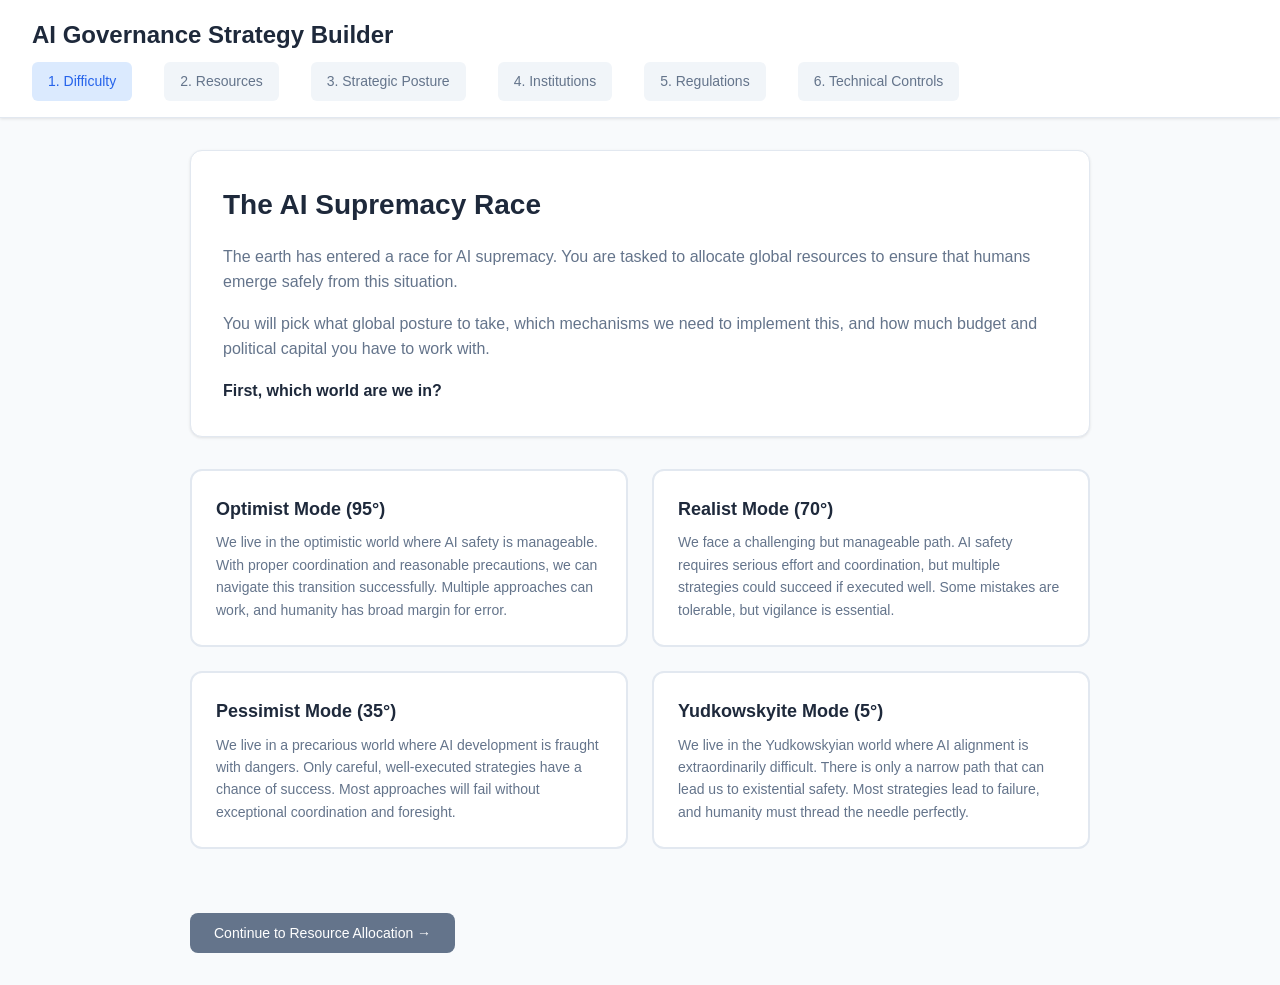
<file: index.html>
<!doctype html>
<html lang="en">
<head>
  <meta charset="utf-8">
  <meta name="viewport" content="width=device-width, initial-scale=1">
  <title>AI Governance Strategy Builder</title>
  <link rel="stylesheet" href="src/styles.css?v=4">
</head>
<body>

<header>
  <div class="brand">
    <h1>AI Governance Strategy Builder</h1>
    <div class="progress-bar">
      <div class="progress-step active" data-step="1">1. Difficulty</div>
      <div class="progress-step" data-step="2">2. Resources</div>
      <div class="progress-step" data-step="3">3. Strategic Posture</div>
      <div class="progress-step" data-step="4">4. Institutions</div>
      <div class="progress-step" data-step="5">5. Regulations</div>
      <div class="progress-step" data-step="6">6. Technical Controls</div>
    </div>
  </div>
</header>

<main id="app">

  <!-- PAGE 1: Difficulty Selection -->
  <section id="page1" class="page active">
    <div class="page-content">
      <div class="narrative">
        <h2>The AI Supremacy Race</h2>
        <p>The earth has entered a race for AI supremacy. You are tasked to allocate global resources to ensure that humans emerge safely from this situation.</p>
        <p>You will pick what global posture to take, which mechanisms we need to implement this, and how much budget and political capital you have to work with.</p>
        <p><strong>First, which world are we in?</strong></p>
      </div>

      <div class="options-grid" id="difficulty-grid">
        <!-- Difficulty options will be populated by JavaScript -->
      </div>

      <div class="page-actions">
        <button id="next-to-page2" class="btn-primary" disabled>Continue to Resource Allocation →</button>
      </div>
    </div>
  </section>

  <!-- PAGE 2: Resource/Budget Selection -->
  <section id="page2" class="page">
    <div class="page-content">
      <div class="narrative">
        <h2>Mobilizing Global Resources</h2>
        <p>The stakes couldn't be higher. World leaders have acknowledged the existential importance of getting AI governance right, but the political reality is complex.</p>
        <p>Your governments have rallied together, but the level of commitment varies dramatically based on public awareness, political will, and competing priorities like climate change, economic inequality, and geopolitical tensions.</p>
        <p><strong>How much support have you secured for this critical mission?</strong></p>
      </div>

      <div class="options-grid" id="resources-grid">
        <!-- Resource options will be populated by JavaScript -->
      </div>

      <div class="page-actions">
        <button id="back-to-page1" class="btn-secondary">← Back to Difficulty</button>
        <button id="next-to-page3" class="btn-primary" disabled>Continue to Strategy Selection →</button>
      </div>
    </div>
  </section>

  <!-- PAGE 3: Strategic Postures -->
  <section id="page3" class="page">
    <div class="page-content">
      <div class="narrative">
        <h2>Choose Your Strategic Approach</h2>
        <p>The world stands at a crossroads in AI development. How humanity navigates the transition to artificial general intelligence will determine our future survival and flourishing.</p>
        <p>As the architect of global AI governance strategy, you must first choose the fundamental approach that will guide all other decisions.</p>
        <p><strong>Select the strategic posture that best represents your vision for managing AI risks:</strong></p>
      </div>

      <div class="options-grid" id="postures-grid">
        <!-- Options will be populated by JavaScript -->
      </div>

      <div class="page-actions">
        <button id="back-to-page2" class="btn-secondary">← Back to Resources</button>
        <button id="next-to-page4" class="btn-primary" disabled>Continue to Institutional Design →</button>
      </div>
    </div>
  </section>

  <!-- PAGE 4: Institutional Architectures -->
  <section id="page4" class="page">
    <div class="page-content">
      <div class="narrative">
        <h2>Design Institutional Architecture</h2>
        <p>With your strategic approach defined, you must now build the institutional framework to implement it.</p>
        <p>These organizations, governance bodies, and coordination mechanisms will be the backbone of your AI safety system.</p>
        <p><strong>Select the institutional architectures you want to establish:</strong></p>
      </div>

      <div class="budget-display"></div>

      <div class="options-grid" id="institutions-grid">
        <!-- Options will be populated by JavaScript -->
      </div>

      <div class="page-actions">
        <button id="back-to-page3" class="btn-secondary">← Back to Strategic Posture</button>
        <button id="next-to-page5" class="btn-primary">Continue to Legal Framework →</button>
      </div>
    </div>
  </section>

  <!-- PAGE 5: Regulatory/Legal Mechanisms -->
  <section id="page5" class="page">
    <div class="page-content">
      <div class="narrative">
        <h2>Establish Legal & Regulatory Framework</h2>
        <p>Your institutions need teeth. Legal mechanisms, compliance frameworks, and regulatory tools will enforce your governance vision.</p>
        <p>These are the rules of the game that will shape how AI systems are developed, deployed, and monitored.</p>
        <p><strong>Select the regulatory and legal mechanisms you want to implement:</strong></p>
      </div>

      <div class="budget-display"></div>

      <div class="options-grid" id="mechanisms-grid">
        <!-- Options will be populated by JavaScript -->
      </div>

      <div class="page-actions">
        <button id="back-to-page4" class="btn-secondary">← Back to Institutions</button>
        <button id="next-to-page6" class="btn-primary">Continue to Technical Controls →</button>
      </div>
    </div>
  </section>

  <!-- PAGE 6: Technical & Infrastructural Controls -->
  <section id="page6" class="page">
    <div class="page-content">
      <div class="narrative">
        <h2>Implement Technical Safeguards</h2>
        <p>Finally, you need technical controls that can directly monitor, limit, and manage AI systems at the computational level.</p>
        <p>These tools will provide the technical enforcement mechanisms for your governance strategy.</p>
        <p><strong>Select the technical and infrastructural controls you want to deploy:</strong></p>
      </div>

      <div class="budget-display"></div>

      <div class="options-grid" id="controls-grid">
        <!-- Options will be populated by JavaScript -->
      </div>

      <div class="page-actions">
        <button id="back-to-page5" class="btn-secondary">← Back to Legal Framework</button>
        <button id="complete-strategy" class="btn-primary">Complete Strategy & View Results →</button>
      </div>
    </div>
  </section>

  <!-- RESULTS PAGE -->
  <section id="results-page" class="page">
    <div class="page-content">
      <h2>Your AI Governance Strategy</h2>
      <div id="strategy-summary">
        <!-- Strategy summary will be populated by JavaScript -->
      </div>
      <div id="outcome-section">
        <!-- Outcome evaluation will be populated by JavaScript -->
      </div>
      <div class="page-actions">
        <button id="start-over" class="btn-primary">Create New Strategy</button>
      </div>
    </div>
  </section>

</main>

<script src="src/app.js?v=14"></script>

</body>
</html>
</file>
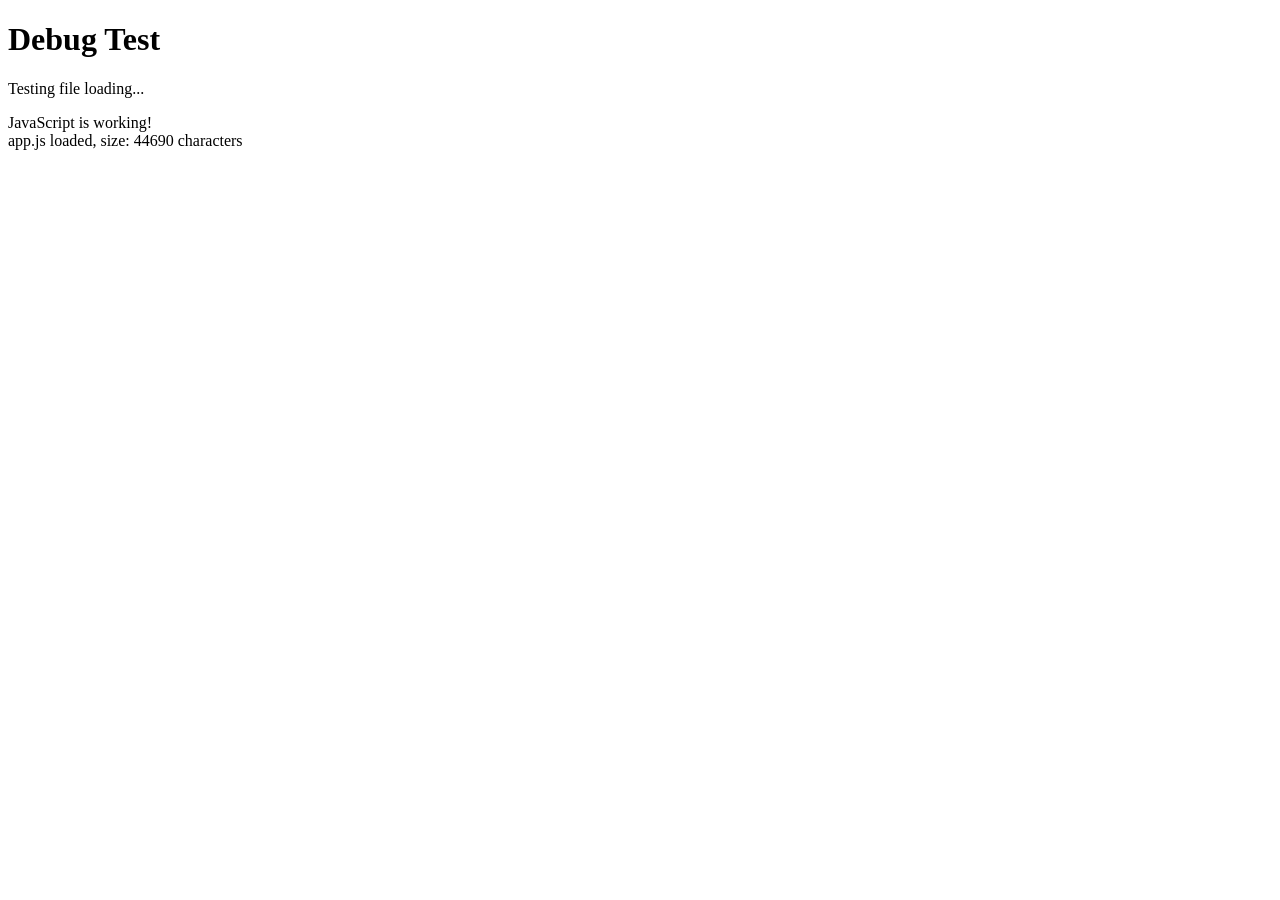
<file: debug.html>
<!DOCTYPE html>
<html>
<head>
    <title>Debug Test</title>
</head>
<body>
    <h1>Debug Test</h1>
    <p>Testing file loading...</p>
    <div id="test-output"></div>
    
    <script>
        console.log('Debug script loaded');
        document.getElementById('test-output').innerHTML = 'JavaScript is working!';
        
        // Test if we can access the main app.js functions
        fetch('src/app.js')
            .then(response => response.text())
            .then(data => {
                console.log('app.js size:', data.length);
                document.getElementById('test-output').innerHTML += '<br>app.js loaded, size: ' + data.length + ' characters';
            })
            .catch(error => {
                console.error('Error loading app.js:', error);
                document.getElementById('test-output').innerHTML += '<br>Error loading app.js: ' + error;
            });
    </script>
</body>
</html>
</file>
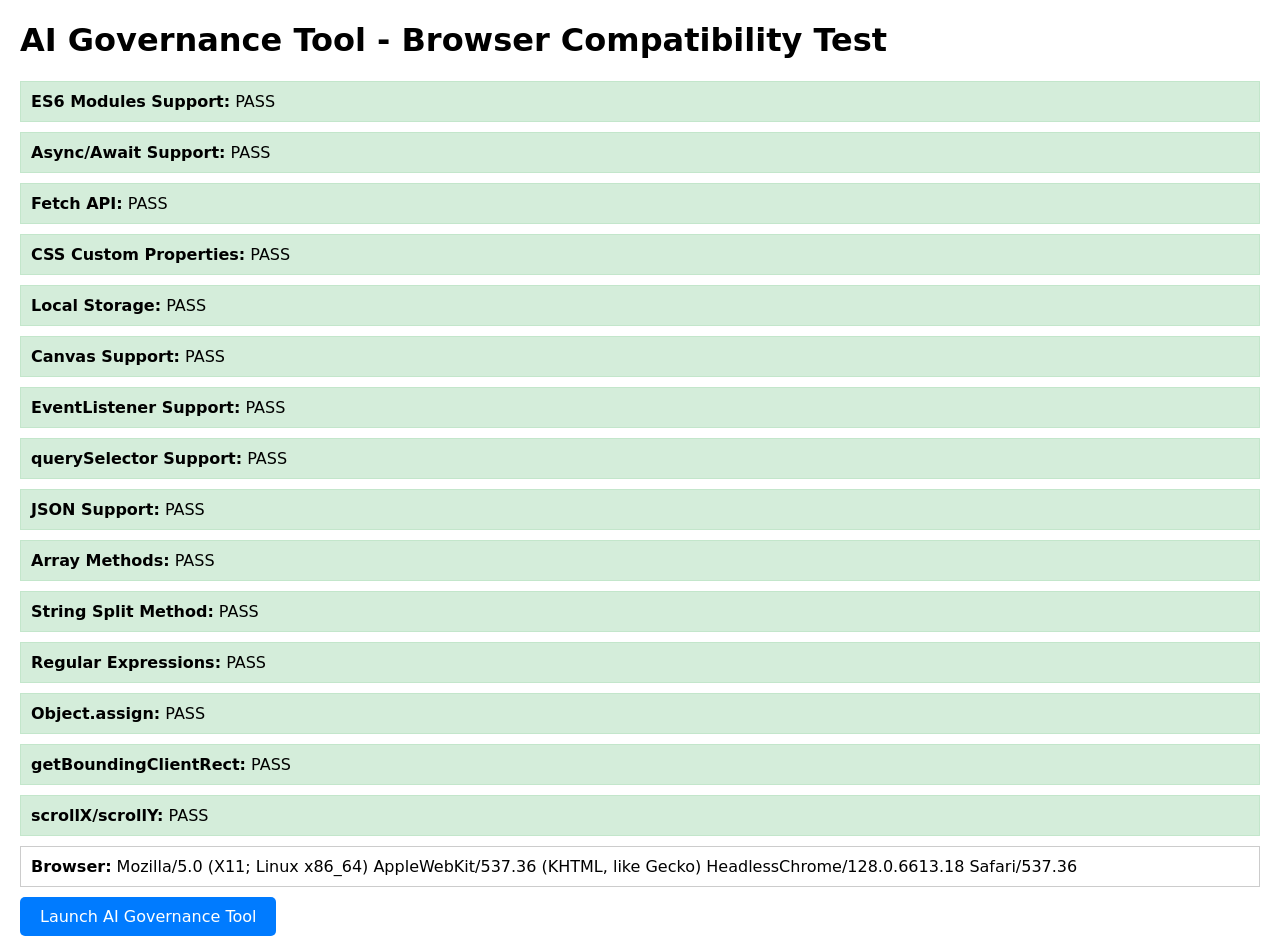
<file: test-browser.html>
<!DOCTYPE html>
<html lang="en">
<head>
    <meta charset="utf-8">
    <meta name="viewport" content="width=device-width, initial-scale=1">
    <title>Browser Compatibility Test</title>
    <style>
        body { font-family: system-ui, sans-serif; margin: 20px; }
        .test { margin: 10px 0; padding: 10px; border: 1px solid #ccc; }
        .pass { background: #d4edda; border-color: #c3e6cb; }
        .fail { background: #f8d7da; border-color: #f5c6cb; }
    </style>
</head>
<body>
    <h1>AI Governance Tool - Browser Compatibility Test</h1>
    <div id="results"></div>
    
    <script>
        const results = document.getElementById('results');
        
        function test(name, condition) {
            const div = document.createElement('div');
            div.className = `test ${condition ? 'pass' : 'fail'}`;
            div.innerHTML = `<strong>${name}:</strong> ${condition ? 'PASS' : 'FAIL'}`;
            results.appendChild(div);
        }
        
        // Test modern JavaScript features
        test('ES6 Modules Support', typeof Symbol !== 'undefined');
        test('Async/Await Support', typeof (async function(){}) === 'function');
        test('Fetch API', typeof fetch !== 'undefined');
        test('CSS Custom Properties', CSS && CSS.supports && CSS.supports('color', 'var(--test)'));
        test('Local Storage', typeof localStorage !== 'undefined');
        test('Canvas Support', !!document.createElement('canvas').getContext);
        test('EventListener Support', typeof addEventListener !== 'undefined');
        test('querySelector Support', typeof document.querySelector !== 'undefined');
        test('JSON Support', typeof JSON !== 'undefined');
        test('Array Methods', Array.prototype.forEach && Array.prototype.map);
        
        // Test CSV parsing requirements
        test('String Split Method', typeof ''.split === 'function');
        test('Regular Expressions', typeof RegExp !== 'undefined');
        test('Object.assign', typeof Object.assign === 'function');
        
        // Test tooltip positioning requirements
        test('getBoundingClientRect', typeof Element.prototype.getBoundingClientRect === 'function');
        test('scrollX/scrollY', typeof window.scrollX !== 'undefined');
        
        const div = document.createElement('div');
        div.className = 'test';
        div.innerHTML = '<strong>Browser:</strong> ' + navigator.userAgent;
        results.appendChild(div);
        
        // Add link to main application
        const linkDiv = document.createElement('div');
        linkDiv.style.marginTop = '20px';
        linkDiv.innerHTML = '<a href="index.html" style="background: #007bff; color: white; padding: 10px 20px; text-decoration: none; border-radius: 5px;">Launch AI Governance Tool</a>';
        results.appendChild(linkDiv);
    </script>
</body>
</html>
</file>
<file: src/styles.css>
/* AI Governance Strategy Builder - Clean 4-Page Design */

:root {
  --primary-color: #2563eb;
  --secondary-color: #64748b;
  --success-color: #10b981;
  --warning-color: #f59e0b;
  --danger-color: #ef4444;
  --bg-color: #f8fafc;
  --card-bg: #ffffff;
  --text-color: #1e293b;
  --text-muted: #64748b;
  --border-color: #e2e8f0;
  --selected-color: #dbeafe;
  --hover-color: #f1f5f9;
}

* {
  box-sizing: border-box;
  margin: 0;
  padding: 0;
}

body {
  font-family: -apple-system, BlinkMacSystemFont, 'Segoe UI', Roboto, sans-serif;
  background-color: var(--bg-color);
  color: var(--text-color);
  line-height: 1.6;
}

/* Header */
header {
  background: var(--card-bg);
  padding: 1rem 2rem;
  border-bottom: 1px solid var(--border-color);
  box-shadow: 0 1px 3px rgba(0,0,0,0.1);
}

.brand h1 {
  font-size: 1.5rem;
  font-weight: 600;
  margin-bottom: 0.5rem;
}

.progress-bar {
  display: flex;
  gap: 2rem;
}

.progress-step {
  padding: 0.5rem 1rem;
  border-radius: 6px;
  font-size: 0.875rem;
  font-weight: 500;
  color: var(--text-muted);
  background: var(--hover-color);
  transition: all 0.2s;
}

.progress-step.active {
  color: var(--primary-color);
  background: var(--selected-color);
}

.progress-step.completed {
  color: var(--success-color);
  background: #dcfce7;
}

/* Main Layout */
main {
  max-width: 1200px;
  margin: 0 auto;
  padding: 2rem;
}

/* Pages */
.page {
  display: none;
  animation: fadeIn 0.3s ease-in;
}

.page.active {
  display: block;
}

@keyframes fadeIn {
  from { opacity: 0; transform: translateY(20px); }
  to { opacity: 1; transform: translateY(0); }
}

.page-content {
  max-width: 900px;
  margin: 0 auto;
}

/* Narratives */
.narrative {
  background: var(--card-bg);
  padding: 2rem;
  border-radius: 12px;
  margin-bottom: 2rem;
  border: 1px solid var(--border-color);
  box-shadow: 0 1px 3px rgba(0,0,0,0.1);
}

.narrative h2 {
  font-size: 1.75rem;
  font-weight: 600;
  margin-bottom: 1rem;
  color: var(--text-color);
}

.narrative p {
  margin-bottom: 1rem;
  color: var(--text-muted);
}

.narrative p:last-child {
  margin-bottom: 0;
}

.narrative strong {
  color: var(--text-color);
}

/* Options Grid */
.options-grid {
  display: grid;
  grid-template-columns: repeat(auto-fit, minmax(300px, 1fr));
  gap: 1.5rem;
  margin-bottom: 2rem;
}

.option-card {
  background: var(--card-bg);
  border: 2px solid var(--border-color);
  border-radius: 12px;
  padding: 1.5rem;
  cursor: pointer;
  transition: all 0.2s;
  position: relative;
}

.option-card:hover {
  border-color: var(--primary-color);
  transform: translateY(-2px);
  box-shadow: 0 4px 12px rgba(37, 99, 235, 0.15);
}

.option-card.selected {
  border-color: var(--primary-color);
  background: var(--selected-color);
}

.option-card input {
  position: absolute;
  opacity: 0;
  pointer-events: none;
}

.option-card label {
  cursor: pointer;
  display: block;
}

.option-card h3 {
  font-size: 1.125rem;
  font-weight: 600;
  margin-bottom: 0.5rem;
  color: var(--text-color);
}

.option-card p {
  color: var(--text-muted);
  font-size: 0.875rem;
}

/* Buttons */
.page-actions {
  display: flex;
  gap: 1rem;
  justify-content: space-between;
  align-items: center;
  padding-top: 2rem;
}

.btn-primary, .btn-secondary {
  padding: 0.75rem 1.5rem;
  border-radius: 8px;
  font-weight: 500;
  cursor: pointer;
  transition: all 0.2s;
  border: none;
  font-size: 0.875rem;
}

.btn-primary {
  background: var(--primary-color);
  color: white;
}

.btn-primary:hover:not(:disabled) {
  background: #1d4ed8;
  transform: translateY(-1px);
}

.btn-primary:disabled {
  background: var(--text-muted);
  cursor: not-allowed;
}

.btn-secondary {
  background: var(--hover-color);
  color: var(--text-color);
  border: 1px solid var(--border-color);
}

.btn-secondary:hover {
  background: var(--border-color);
}

/* Results Page */
.strategy-section {
  background: var(--card-bg);
  border: 1px solid var(--border-color);
  border-radius: 12px;
  padding: 1.5rem;
  margin-bottom: 1.5rem;
}

.strategy-section h3 {
  font-size: 1.25rem;
  font-weight: 600;
  margin-bottom: 1rem;
  color: var(--text-color);
}

.selected-items {
  display: grid;
  gap: 0.5rem;
}

.selected-item {
  background: var(--hover-color);
  padding: 0.75rem 1rem;
  border-radius: 6px;
  font-size: 0.875rem;
  color: var(--text-color);
}

.outcome-card {
  background: var(--card-bg);
  border: 1px solid var(--border-color);
  border-radius: 12px;
  padding: 2rem;
  text-align: center;
  margin-top: 2rem;
}

.outcome-image {
  max-width: 300px;
  height: auto;
  border-radius: 8px;
  margin-bottom: 1rem;
}

.outcome-card h3 {
  font-size: 1.5rem;
  font-weight: 600;
  margin-bottom: 1rem;
  color: var(--text-color);
}

.outcome-card p {
  color: var(--text-muted);
  margin-bottom: 1.5rem;
  font-size: 1rem;
}

.outcome-stats {
  display: grid;
  grid-template-columns: repeat(auto-fit, minmax(200px, 1fr));
  gap: 1rem;
  margin-top: 1.5rem;
}

.stat {
  background: var(--hover-color);
  padding: 1rem;
  border-radius: 8px;
  text-align: center;
}

.stat-label {
  display: block;
  font-size: 0.875rem;
  color: var(--text-muted);
  margin-bottom: 0.5rem;
}

.stat-value {
  font-size: 1.125rem;
  font-weight: 600;
  color: var(--text-color);
}

/* Enhanced effectiveness metrics */
.effectiveness-metrics {
  margin: 2rem 0;
  background: var(--bg-color);
  border-radius: 8px;
  padding: 1.5rem;
}

.primary-metric {
  text-align: center;
  margin-bottom: 1.5rem;
  padding-bottom: 1.5rem;
  border-bottom: 1px solid var(--border-color);
}

.metric-label {
  display: block;
  font-size: 0.875rem;
  font-weight: 500;
  color: var(--text-muted);
  margin-bottom: 0.25rem;
}

.metric-value {
  font-size: 2rem;
  font-weight: 700;
  color: var(--primary-color);
}

.confidence-interval {
  font-size: 0.75rem;
  color: var(--text-muted);
  margin-top: 0.25rem;
}

.detailed-metrics {
  display: grid;
  grid-template-columns: repeat(auto-fit, minmax(200px, 1fr));
  gap: 1rem;
}

.metric {
  display: flex;
  justify-content: space-between;
  align-items: center;
  padding: 0.5rem 0;
}

.metric .metric-label {
  font-size: 0.8rem;
  margin-bottom: 0;
}

.metric .metric-value {
  font-size: 0.9rem;
  font-weight: 600;
}

.metric.penalty .metric-value {
  color: var(--danger-color);
}

/* Color coding for positive/negative values */
.metric-value.positive {
  color: var(--success-color);
  font-weight: 700;
}

.metric-value.negative {
  color: var(--danger-color);
  font-weight: 700;
}

.metric-value.neutral {
  color: var(--text-color);
  font-weight: 600;
}

.simulation-results {
  background: var(--hover-color);
  border-radius: 6px;
  padding: 1rem;
  margin: 1.5rem 0;
}

.simulation-results h4 {
  margin-bottom: 0.5rem;
  font-size: 0.9rem;
  color: var(--text-color);
}

.sim-stat {
  display: flex;
  justify-content: space-between;
  align-items: center;
}

.sim-label {
  font-size: 0.8rem;
  color: var(--text-muted);
}

.sim-value {
  font-weight: 600;
  color: var(--text-color);
}

.strategy-analysis {
  background: var(--card-bg);
  border: 1px solid var(--border-color);
  border-radius: 6px;
  padding: 1rem;
  margin: 1.5rem 0;
}

.strategy-analysis h4 {
  margin-bottom: 0.5rem;
  font-size: 0.9rem;
  color: var(--text-color);
}

.strategy-analysis p {
  font-size: 0.85rem;
  color: var(--text-color);
  line-height: 1.5;
}

/* Outcome classes with color coding */
.outcome-card.success-high {
  border-left: 4px solid var(--success-color);
}

.outcome-card.success-moderate {
  border-left: 4px solid var(--warning-color);
}

.outcome-card.failure-moderate {
  border-left: 4px solid var(--danger-color);
}

.outcome-card.failure-high {
  border-left: 4px solid #dc2626;
  background: #fef2f2;
}

.outcome-card.success-high .metric-value {
  color: var(--success-color);
}

.outcome-card.success-moderate .metric-value {
  color: var(--warning-color);
}

.outcome-card.failure-moderate .metric-value,
.outcome-card.failure-high .metric-value {
  color: var(--danger-color);
}

/* Budget display */
.budget-display {
  background: var(--card-bg);
  border: 2px solid var(--border-color);
  border-radius: 8px;
  padding: 1rem;
  margin: 1rem 0;
  display: flex;
  justify-content: space-between;
  align-items: center;
  font-weight: 600;
}

.budget-display.warning {
  border-color: var(--warning-color);
  background: #fef3c7;
}

.budget-display.over-budget {
  border-color: var(--danger-color);
  background: #fee2e2;
  color: var(--danger-color);
}

.budget-display span {
  flex: 1;
  text-align: center;
}

/* Unaffordable options */
.option-card.unaffordable {
  opacity: 0.5;
  pointer-events: none;
  background: #f3f4f6;
  border-color: #d1d5db;
}

.option-card.unaffordable h3 {
  color: var(--text-muted);
}

.option-card.unaffordable .cost-warning {
  color: var(--danger-color);
  font-weight: 700;
  font-size: 0.8rem;
}

/* Responsive */
@media (max-width: 768px) {
  .progress-bar {
    flex-wrap: wrap;
    gap: 0.5rem;
  }
  
  .progress-step {
    font-size: 0.75rem;
    padding: 0.375rem 0.75rem;
  }
  
  .page-content {
    padding: 1rem;
  }
  
  .narrative {
    padding: 1.5rem;
  }
  
  .options-grid {
    grid-template-columns: 1fr;
    gap: 1rem;
  }
  
  .page-actions {
    flex-direction: column;
    gap: 1rem;
  }
  
  .btn-primary, .btn-secondary {
    width: 100%;
    text-align: center;
  }
}
</file>
